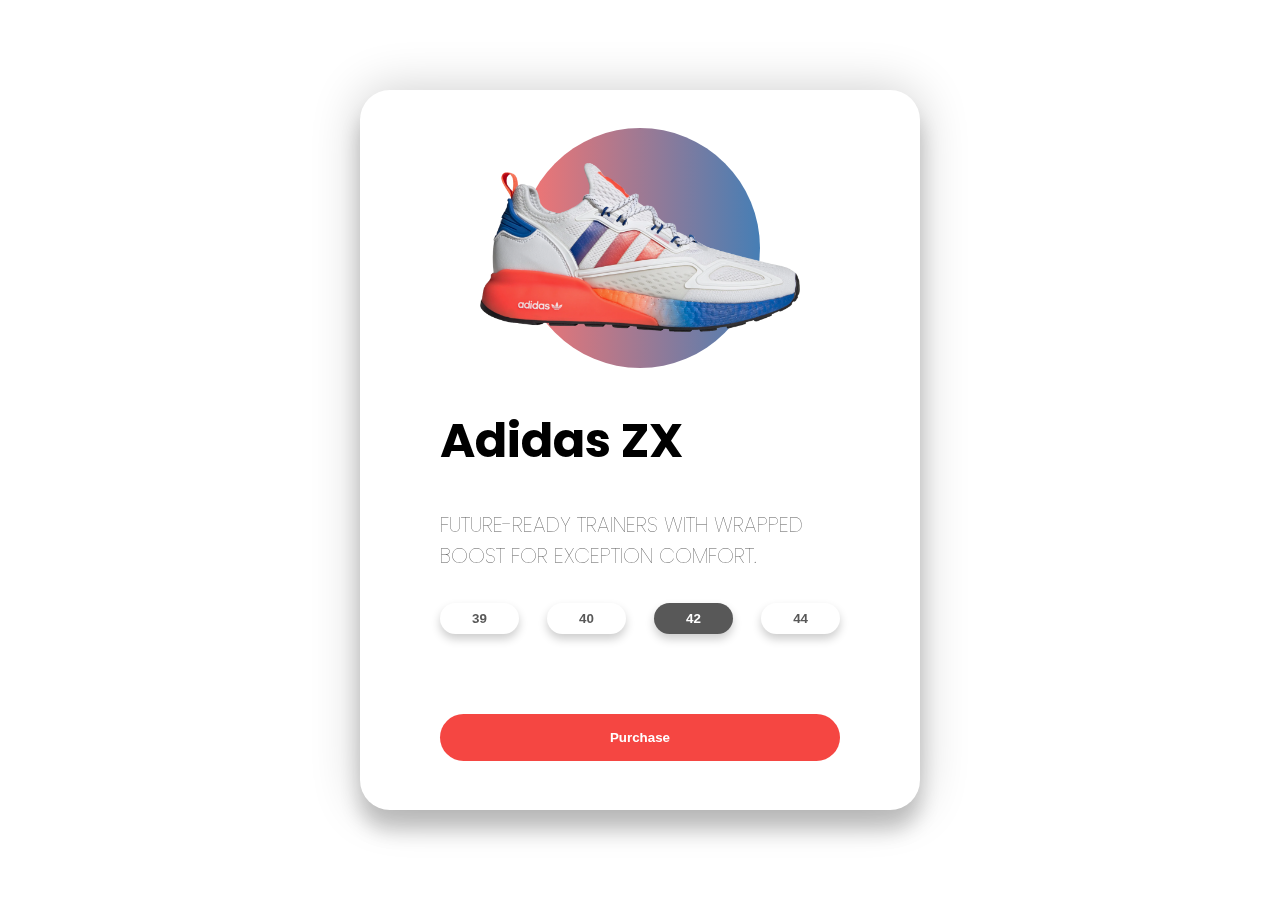
<file: index.html>
<!DOCTYPE html>
<html lang="en">
    <head>
        
        <meta charset="UTF-8" />
        <meta name="viewport" content="width=device-width, initial-scale=1.0" />
        <title>3d Card Effect</title>
        <link
            href="https://fonts.googleapis.com/css2?family=Poppins:wght@400;500&display=swap"
            rel="stylesheet"
        />
        <link rel="stylesheet" href="./style.css" />
    </head>
    <body>
        <div class="container">
            <div class="card">
                <div class="sneaker">
                    <div class="circle"></div>
                    <img src="./adidas.png" alt="adidas" />
                </div>
                <div class="info">
                    <h1 class="title">Adidas ZX</h1>
                    <h3>
                        FUTURE-READY TRAINERS WITH WRAPPED BOOST FOR EXCEPTION
                        COMFORT.
                    </h3>
                    <div class="sizes">
                        <button>39</button>
                        <button>40</button>
                        <button class="active">42</button>
                        <button>44</button>
                    </div>
                    <div class="purchase">
                        <button>Purchase</button>
                    </div>
                </div>
            </div>
        </div>
        <script src="./app.js"></script>
    </body>
</html>
</file>
<file: style.css>
* {
    margin: 0;
    padding: 0;
    box-sizing: border-box;
}

body {
    font-family: "Poppins", sans-serif;
    min-height: 100vh;
    display: flex;
    align-items: center;
    justify-content: center;
    perspective: 1000px;
}

.container {
    width: 50%;
    display: flex;
    justify-content: center;
    align-items: center;
}

.card {
    transform-style: preserve-3d;
    min-height: 80vh;
    width: 35rem;
    border-radius: 30px;
    padding: 0rem 5rem;
    box-shadow: 0 20px 20px rgba(0, 0, 0, 0.2), 0px 0px 50px rgba(0, 0, 0, 0.2);
}

.sneaker {
    min-height: 35vh;
    display: flex;
    align-items: center;
    justify-content: center;
}

.sneaker img {
    width: 20rem;
    z-index: 2;
    transition: all 0.75s ease-out;
}

.circle {
    width: 15rem;
    height: 15rem;
    background: linear-gradient(
        to right,
        rgba(245, 70, 66, 0.75),
        rgba(8, 83, 156, 0.75)
    );
    position: absolute;
    border-radius: 50%;
    z-index: 1;
}

.info h1 {
    font-size: 3rem;
    transition: all 0.75s ease-out;
}

.info h3 {
    font-size: 1.3rem;
    padding: 2rem 0rem;
    color: #585858;
    font-weight: lighter;
    transition: all 0.75s ease-out;
}

.sizes {
    display: flex;
    justify-content: space-between;
    transition: all 0.75s ease-out;
}

.sizes button {
    padding: 0.5rem 2rem;
    background: none;
    border: none;
    box-shadow: 0px 5px 10px rgba(0, 0, 0, 0.2);
    border-radius: 30px;
    cursor: pointer;
    font-weight: bold;
    color: #585858;
}

button.active {
    background: #585858;
    color: white;
}

.purchase {
    margin-top: 5rem;
    transition: all 0.75s ease-out;
}

.purchase button {
    width: 100%;
    padding: 1rem 0rem;
    background: #f54642;
    border: none;
    color: white;
    cursor: pointer;
    border-radius: 30px;
    font-weight: bolder;
    outline: none;
}
</file>
